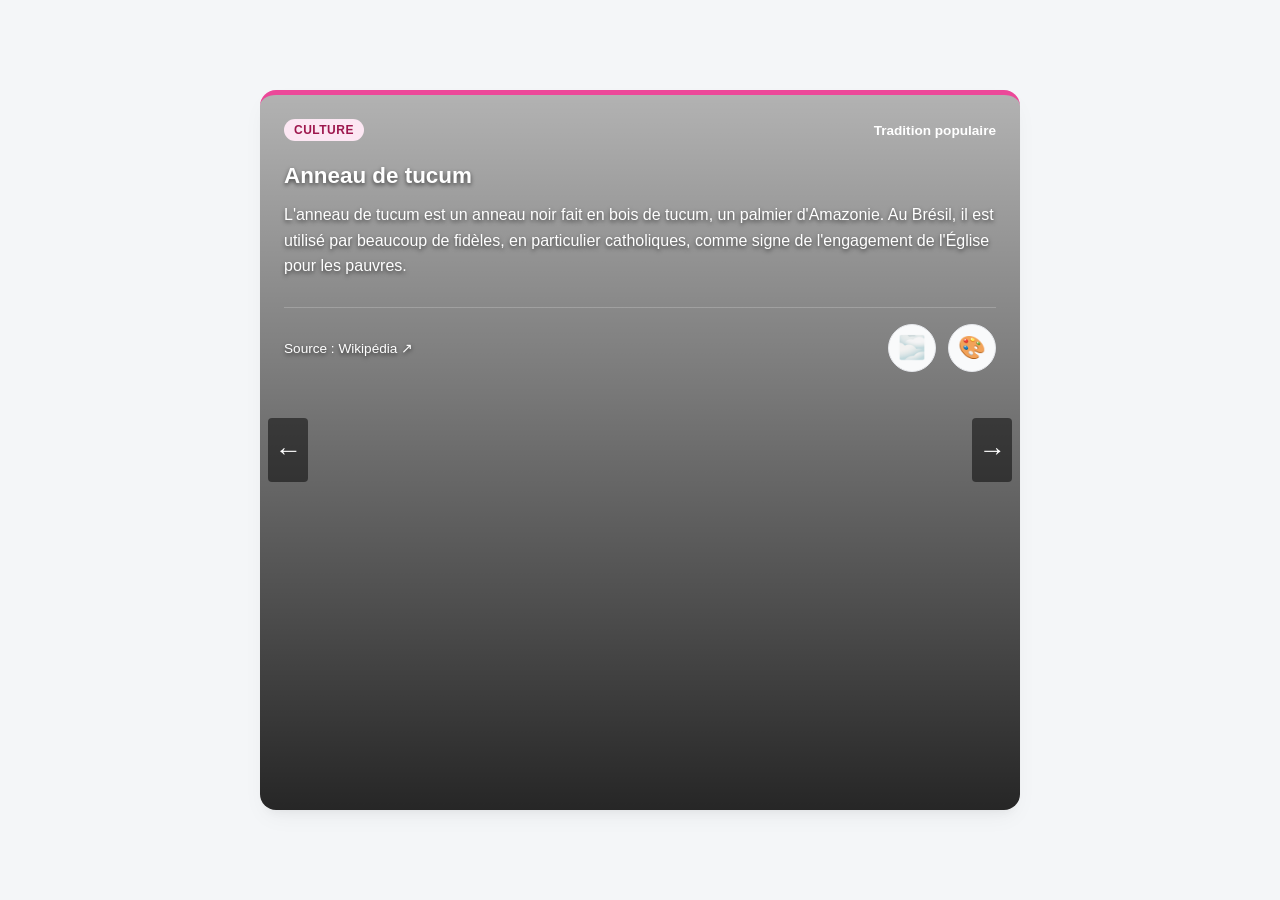
<file: index.html>
<!DOCTYPE html>
<html lang="fr">
<head>
  <meta charset="UTF-8">
  <meta name="viewport" content="width=device-width, initial-scale=1.0">
  <meta name="theme-color" content="#1f2937">
  <meta name="apple-mobile-web-app-capable" content="yes">
  <meta name="apple-mobile-web-app-status-bar-style" content="black-translucent">
  <title>Nosey</title>
  <link rel="stylesheet" href="style.css">
  <link rel="manifest" href="manifest.json">
  <link rel="icon" type="image/svg+xml" href="icons/icon-512.png">
  <link rel="apple-touch-icon" href="icons/icon-192.png">
</head>
<body>

  <main class="card" id="carte-container">
    <div class="header-app">
      <span class="app-name">Nosey</span>
      <span class="domaine" id="card-domaine">NATURE</span>
    </div>

    <h1 class="sujet" id="card-sujet">Chargement...</h1>
    <p class="texte" id="card-texte"></p>
    
    <div class="footer">
      <a href="#" id="card-source" target="_blank" rel="noopener noreferrer">Source</a>
      <div class="actions">
        <button id="btn-positif" class="emoji-btn" aria-label="J'aime"></button>
        <button id="btn-passer" class="emoji-btn" aria-label="Masquer"></button>
      </div>
    </div>
  </main>

  <script src="app.js"></script>
</body>
</html>
</file>
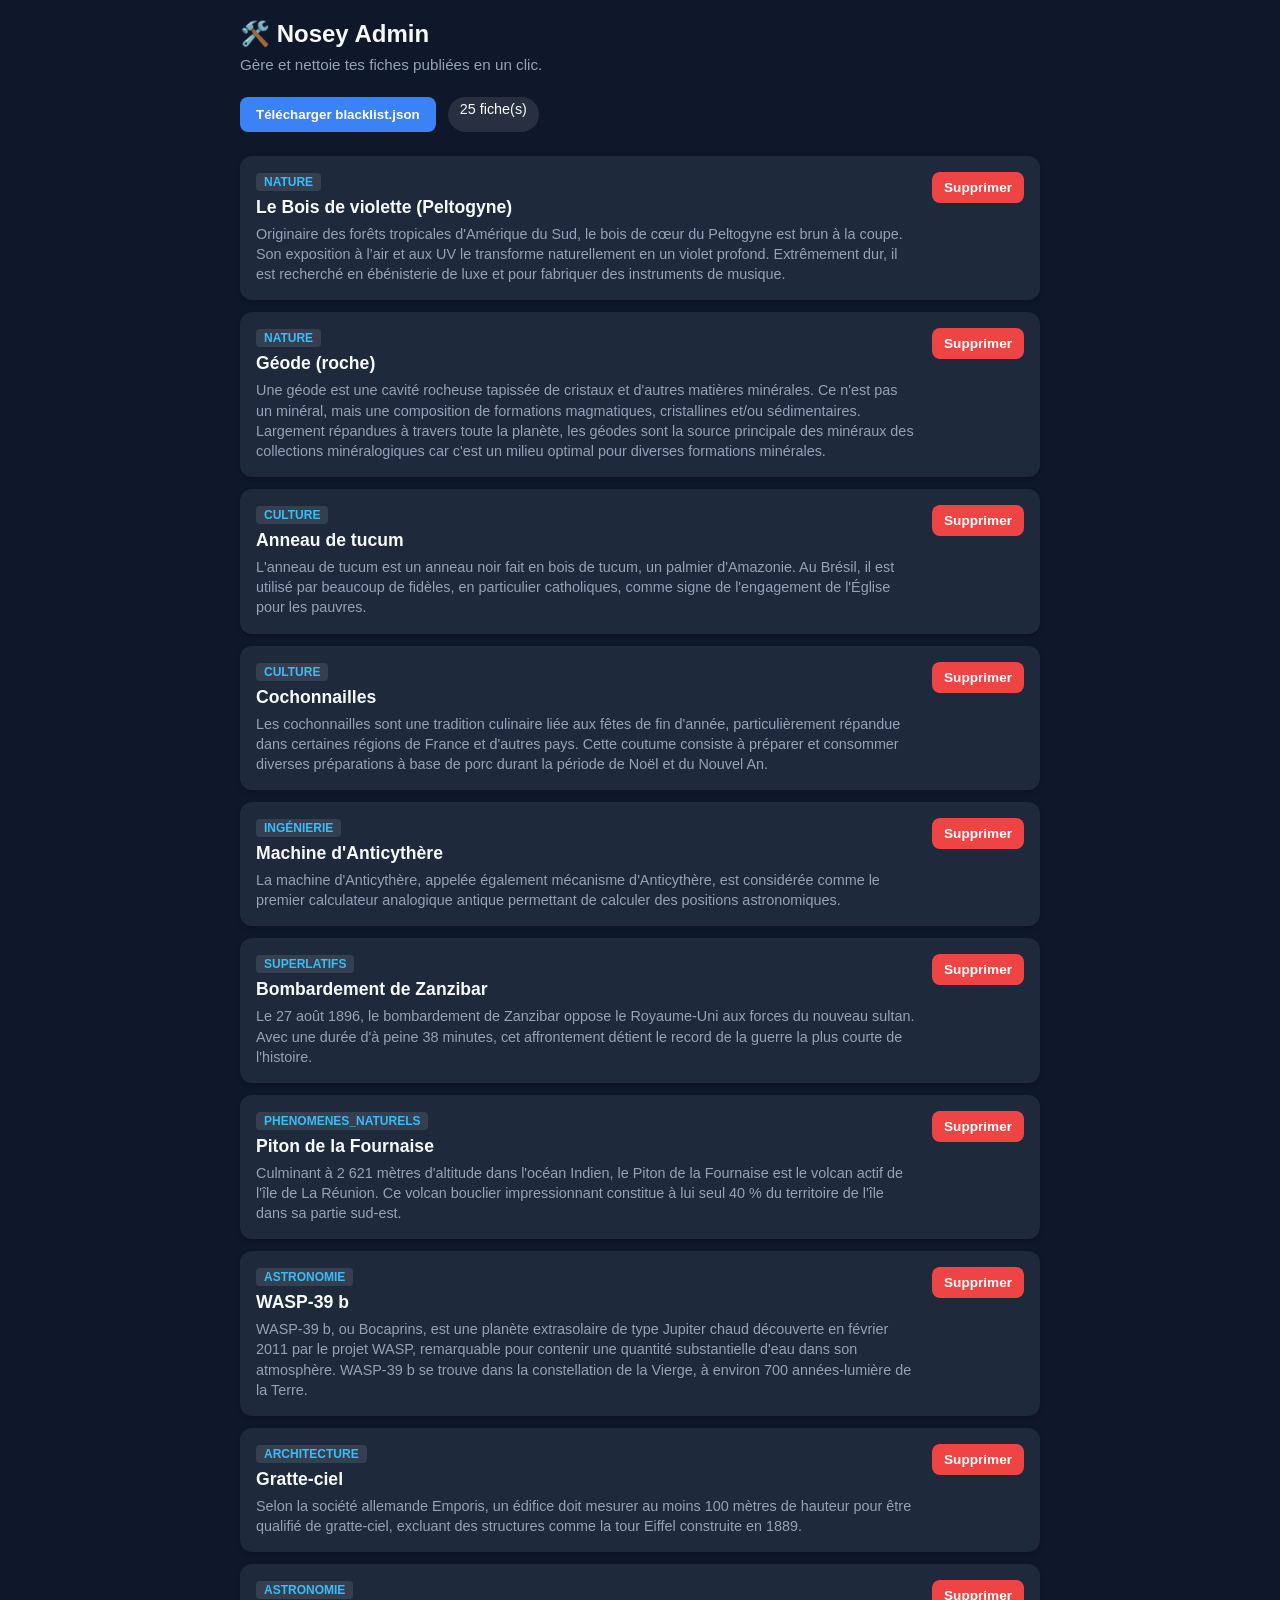
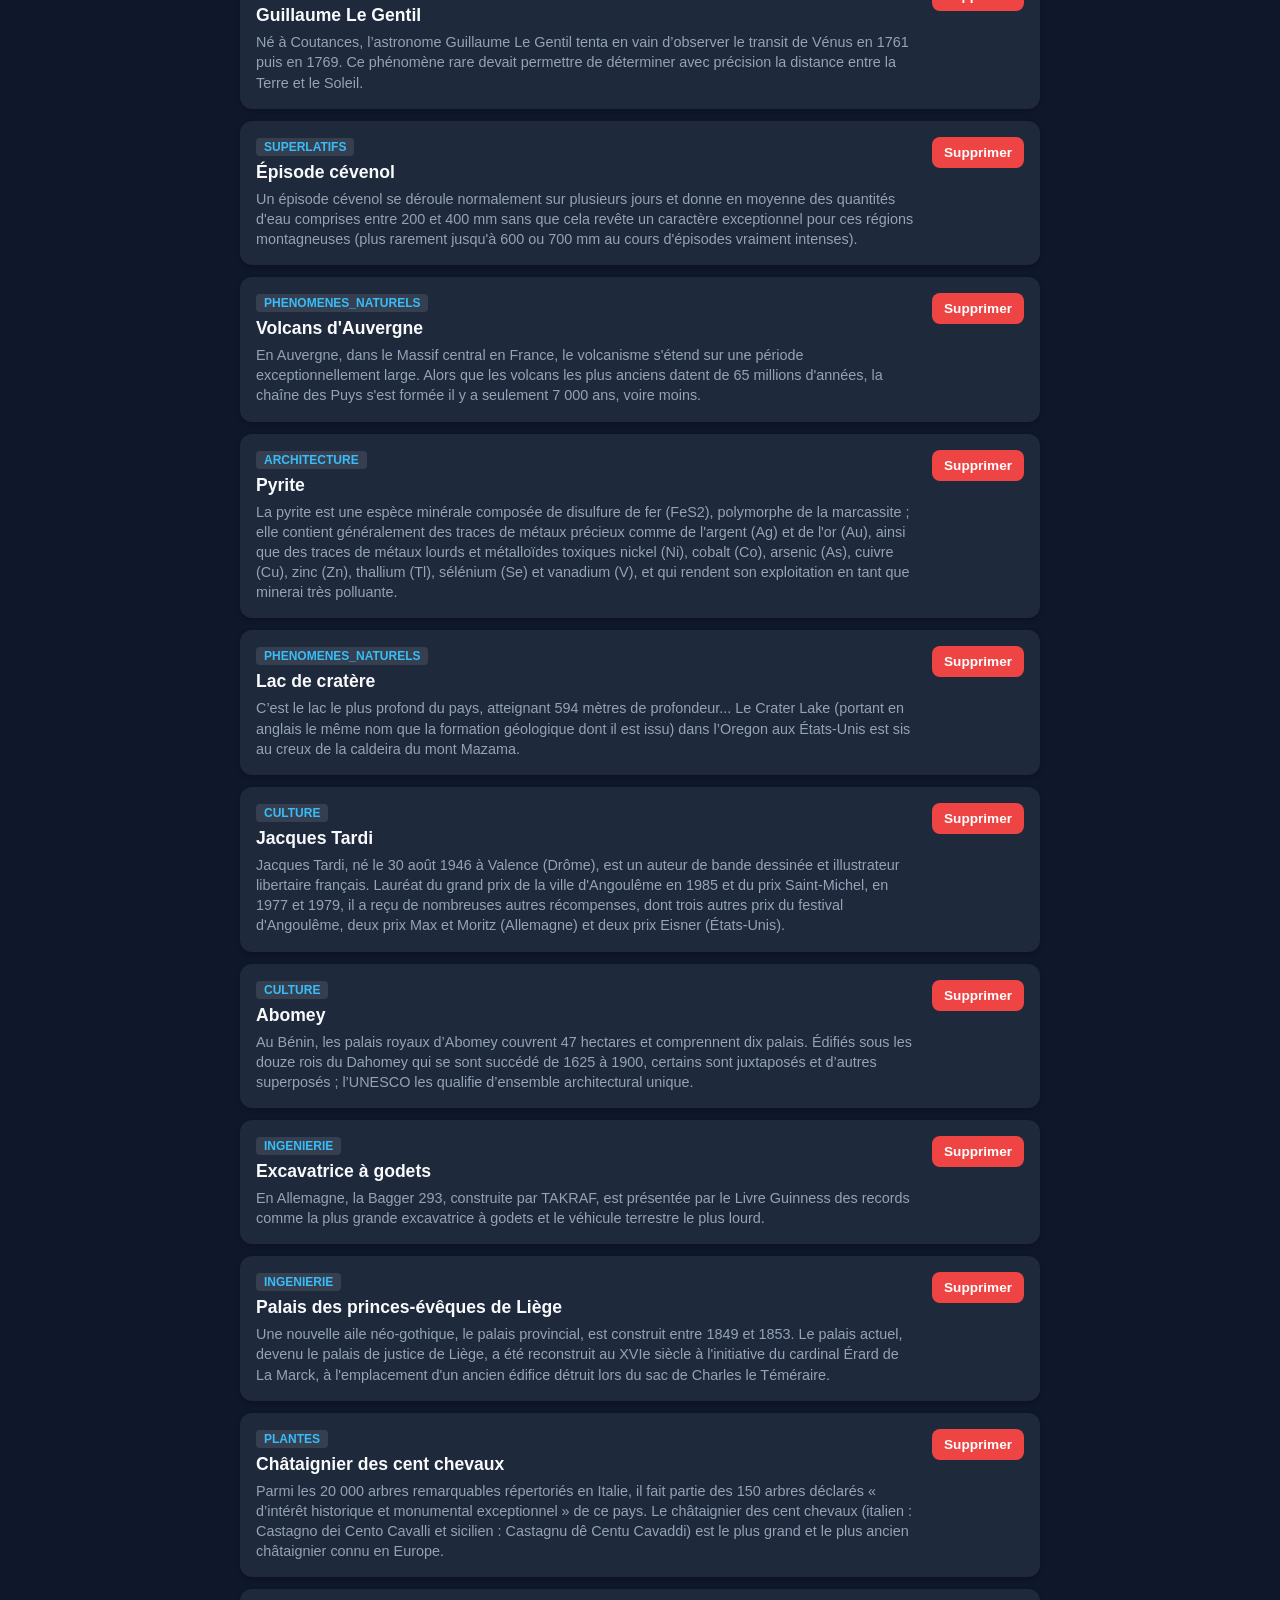
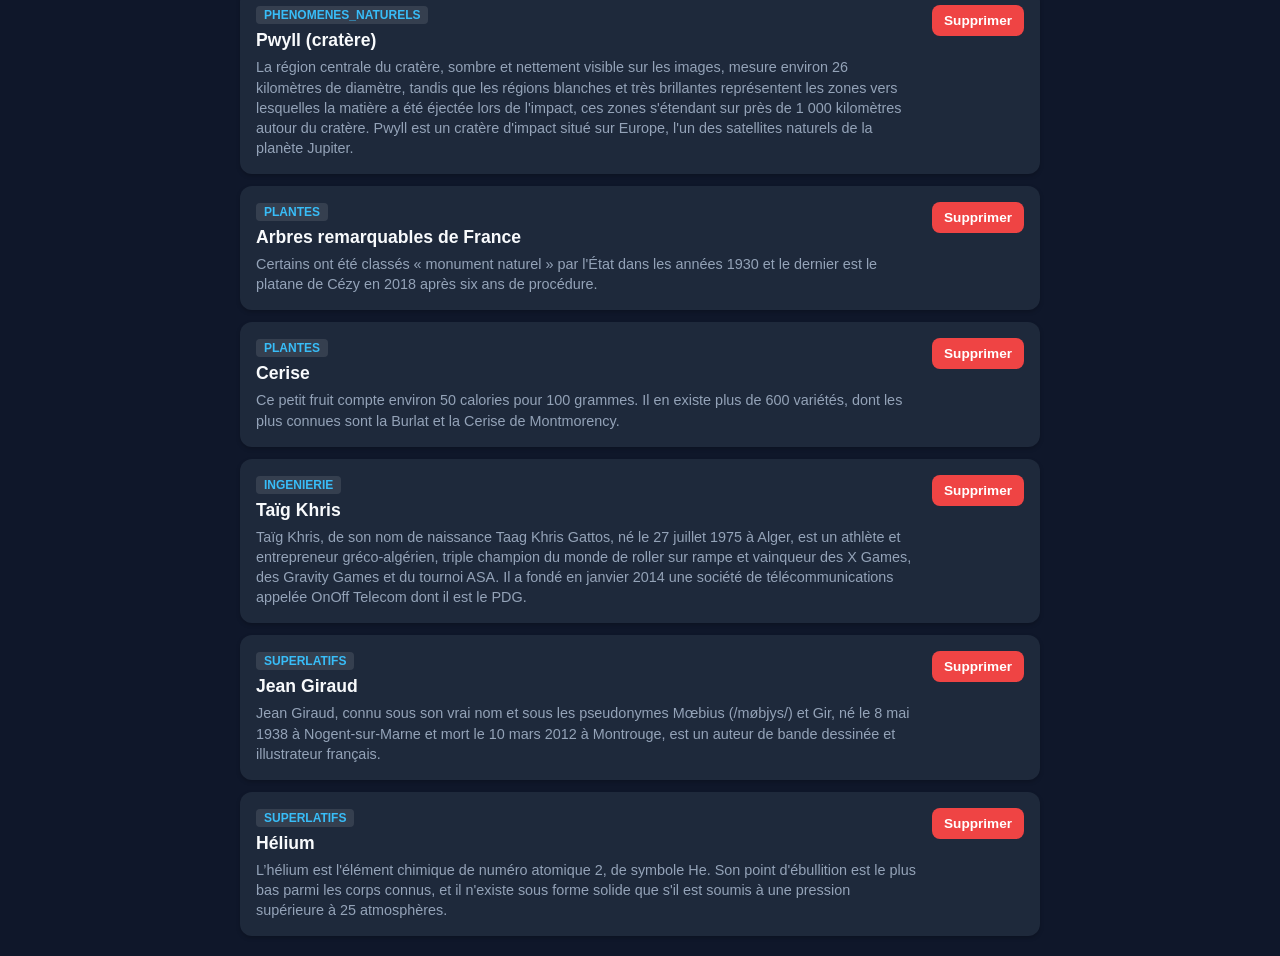
<file: admin.html>
<!DOCTYPE html>
<html lang="fr">
<head>
  <meta charset="UTF-8">
  <meta name="viewport" content="width=device-width, initial-scale=1.0">
  <title>Nosey — Administration</title>
  <style>
    :root {
      --bg: #0f172a;
      --card-bg: #1e293b;
      --text: #f8fafc;
      --text-muted: #94a3b8;
      --danger: #ef4444;
      --accent: #3b82f6;
    }
    body {
      font-family: -apple-system, BlinkMacSystemFont, "Segoe UI", Roboto, sans-serif;
      background-color: var(--bg);
      color: var(--text);
      margin: 0;
      padding: 20px;
      max-width: 800px;
      margin-left: auto;
      margin-right: auto;
    }
    header {
      margin-bottom: 24px;
    }
    h1 { margin: 0 0 8px 0; font-size: 1.5rem; }
    p { color: var(--text-muted); margin: 0; font-size: 0.95rem; }
    
    .actions-bar {
      display: flex;
      gap: 12px;
      margin-bottom: 24px;
      flex-wrap: wrap;
    }
    button {
      border: none;
      padding: 10px 16px;
      border-radius: 8px;
      font-weight: 600;
      cursor: pointer;
      transition: opacity 0.2s;
    }
    button:hover { opacity: 0.9; }
    .btn-export-blacklist { background-color: var(--accent); color: white; }
    .compteur {
      font-size: 0.9rem;
      background: rgba(255,255,255,0.1);
      padding: 4px 12px;
      border-radius: 20px;
    }

    .liste-fiches {
      display: flex;
      flex-direction: column;
      gap: 12px;
    }
    .fiche-item {
      background-color: var(--card-bg);
      padding: 16px;
      border-radius: 12px;
      display: flex;
      justify-content: space-between;
      align-items: flex-start;
      gap: 16px;
      box-shadow: 0 2px 4px rgba(0,0,0,0.2);
    }
    .fiche-info { flex: 1; }
    .badge {
      display: inline-block;
      font-size: 0.75rem;
      font-weight: 700;
      text-transform: uppercase;
      padding: 2px 8px;
      border-radius: 4px;
      background: rgba(255,255,255,0.1);
      color: #38bdf8;
      margin-bottom: 6px;
    }
    .fiche-titre { margin: 0 0 6px 0; font-size: 1.1rem; }
    .fiche-texte { margin: 0; color: var(--text-muted); font-size: 0.9rem; line-height: 1.4; }

    .btn-suppr {
      background-color: var(--danger);
      color: white;
      padding: 8px 12px;
      font-size: 0.85rem;
      white-space: nowrap;
    }
  </style>
</head>
<body>

  <header>
    <h1>🛠️ Nosey Admin</h1>
    <p>Gère et nettoie tes fiches publiées en un clic.</p>
  </header>

  <div class="actions-bar">
    <button class="btn-export-blacklist" onclick="telechargerJson('blacklist.json', blacklistGlobales)">Télécharger blacklist.json</button>
    <span class="compteur" id="compteur">0 fiche(s)</span>
  </div>

  <div class="liste-fiches" id="container-fiches">
    <p>Chargement des fiches...</p>
  </div>

  <script>
    let fichesGlobales = [];
    let blacklistGlobales = [];
    const CLE_BLACKLIST_SUJETS = 'nosey_blacklist_sujets';

    async function initialiser() {
      try {
        const resFiches = await fetch('data/fiches.json');
        fichesGlobales = await resFiches.json();

        try {
          const resBlacklist = await fetch('data/blacklist.json');
          blacklistGlobales = await resBlacklist.json();
        } catch (e) {
          blacklistGlobales = [];
        }

        try {
          const blacklistLocale = JSON.parse(localStorage.getItem(CLE_BLACKLIST_SUJETS) || '[]');
          blacklistGlobales = [...new Set([...blacklistGlobales, ...blacklistLocale])];
        } catch (e) {
          // La blacklist locale invalide est ignorée.
        }

        afficherFiches();
      } catch (err) {
        document.getElementById('container-fiches').innerHTML = '<p style="color:red;">Erreur de chargement des fiches.</p>';
      }
    }

    function afficherFiches() {
      const container = document.getElementById('container-fiches');
      document.getElementById('compteur').textContent = `${fichesGlobales.length} fiche(s)`;

      if (fichesGlobales.length === 0) {
        container.innerHTML = '<p>Aucune fiche présente dans fiches.json.</p>';
        return;
      }

      container.innerHTML = fichesGlobales.map((fiche, index) => `
        <div class="fiche-item">
          <div class="fiche-info">
            <span class="badge">${fiche.domaine || 'CURIOSITÉ'}</span>
            <h3 class="fiche-titre">${fiche.sujet}</h3>
            <p class="fiche-texte">${fiche.fait_texte}</p>
          </div>
          <button class="btn-suppr" onclick="supprimerFiche(${index})">Supprimer</button>
        </div>
      `).join('');
    }

    function supprimerFiche(index) {
      const sujet = fichesGlobales[index].sujet;
      if (confirm(`Supprimer définitivement la fiche "${sujet}" ?`)) {
        // Ajout à la blacklist si non présent
        const sujetClean = sujet.trim().toLowerCase();
        if (!blacklistGlobales.includes(sujetClean)) {
          blacklistGlobales.push(sujetClean);
        }
        localStorage.setItem(CLE_BLACKLIST_SUJETS, JSON.stringify(blacklistGlobales));

        fichesGlobales.splice(index, 1);
        afficherFiches();
      }
    }

    function telechargerJson(nomFichier, donnees) {
      const blob = new Blob([JSON.stringify(donnees, null, 2) + '\n'], { type: 'application/json' });
      const lien = document.createElement('a');
      lien.href = URL.createObjectURL(blob);
      lien.download = nomFichier;
      lien.click();
      URL.revokeObjectURL(lien.href);
    }

    initialiser();
  </script>
</body>
</html>
</file>
<file: style.css>
/* --- RESET & VARIABLES --- */
:root {
  --bg-color: #f4f6f8;
  --card-bg: #ffffff;
  --text-primary: #1f2937;
  --text-secondary: #6b7280;
  --border-radius: 16px;
  --shadow: 0 10px 25px -5px rgba(0, 0, 0, 0.05), 0 8px 10px -6px rgba(0, 0, 0, 0.05);

  /* Couleurs par domaine */
  --color-nature: #10b981;
  --color-sciences: #3b82f6;
  --color-histoire: #f59e0b;
  --color-culture: #ec4899;
  --color-ingenierie: #8b5cf6;
}

* {
  box-sizing: border-box;
  margin: 0;
  padding: 0;
}

body {
  font-family: -apple-system, BlinkMacSystemFont, "Segoe UI", Roboto, Helvetica, Arial, sans-serif;
  background-color: var(--bg-color);
  color: var(--text-primary);
  display: flex;
  justify-content: center;
  align-items: center;
  min-height: 100vh;
  padding: 16px;
}

/* --- CONTENEUR PRINCIPAL --- */
#app {
  width: 100%;
  max-width: 420px;
}

#carte-container {
  width: 100%;
}

.navigation-fiche {
  position: relative;
  width: 100%;
}

.fleche-navigation {
  position: absolute;
  z-index: 1;
  top: 50%;
  width: 40px;
  height: 64px;
  border: 0;
  border-radius: 4px;
  background: rgba(0, 0, 0, 0.5);
  color: #ffffff;
  font-size: 1.7rem;
  line-height: 1;
  cursor: pointer;
  transform: translateY(-50%);
  transition: background-color 0.2s ease, transform 0.2s ease;
}

.fleche-navigation:first-child {
  left: 8px;
}

.fleche-navigation:last-child {
  right: 8px;
}

.fleche-navigation:hover,
.fleche-navigation:focus-visible {
  background: rgba(0, 0, 0, 0.7);
  outline: 2px solid #ffffff;
  outline-offset: 2px;
  transform: translateY(-50%) scale(1.04);
}

.fleche-navigation:active {
  transform: translateY(-50%) scale(0.96);
}

/* --- CARTE --- */
.carte {
  background: var(--card-bg);
  border-radius: var(--border-radius);
  padding: 24px;
  box-shadow: var(--shadow);
  display: flex;
  flex-direction: column;
  gap: 20px;
  border-top: 5px solid var(--text-secondary);
  transition: transform 0.2s ease;
}

/* BORDURES COLORÉES PAR DOMAINE */
.carte[data-domaine="NATURE"] { border-top-color: var(--color-nature); }
.carte[data-domaine="SCIENCES"] { border-top-color: var(--color-sciences); }
.carte[data-domaine="HISTOIRE"] { border-top-color: var(--color-histoire); }
.carte[data-domaine="CULTURE"] { border-top-color: var(--color-culture); }
.carte[data-domaine="INGENIERIE"] { border-top-color: var(--color-ingenierie); }

/* --- HEADER & BADGES --- */
.carte-header {
  display: flex;
  justify-content: space-between;
  align-items: center;
  font-size: 0.85rem;
  font-weight: 600;
}

.badge-domaine {
  padding: 4px 10px;
  border-radius: 20px;
  text-transform: uppercase;
  letter-spacing: 0.5px;
  font-size: 0.75rem;
  background-color: #f3f4f6;
  color: var(--text-secondary);
}

.carte[data-domaine="NATURE"] .badge-domaine { background-color: #d1fae5; color: #065f46; }
.carte[data-domaine="SCIENCES"] .badge-domaine { background-color: #dbeafe; color: #1e40af; }
.carte[data-domaine="HISTOIRE"] .badge-domaine { background-color: #fef3c7; color: #92400e; }
.carte[data-domaine="CULTURE"] .badge-domaine { background-color: #fce7f3; color: #9d174d; }
.carte[data-domaine="INGENIERIE"] .badge-domaine { background-color: #ede9fe; color: #5b21b6; }

/* --- CONTENU --- */
.titre-sujet {
  font-size: 1.4rem;
  font-weight: 700;
  line-height: 1.3;
  margin-bottom: 12px;
}

.texte-fait {
  font-size: 1rem;
  line-height: 1.6;
  color: #374151;
}

/* --- FOOTER & BOUTONS --- */
.carte-footer {
  display: flex;
  justify-content: space-between;
  align-items: center;
  margin-top: 8px;
  padding-top: 16px;
  border-top: 1px solid #f3f4f6;
}

.lien-source {
  font-size: 0.85rem;
  color: var(--text-secondary);
  text-decoration: none;
  transition: color 0.2s;
}

.lien-source:hover {
  color: var(--text-primary);
}

.actions-emojis {
  display: flex;
  gap: 12px;
}

.btn-emoji {
  background: #f9fafb;
  border: 1px solid #e5e7eb;
  border-radius: 50%;
  width: 48px;
  height: 48px;
  font-size: 1.4rem;
  cursor: pointer;
  display: flex;
  justify-content: center;
  align-items: center;
  transition: all 0.2s ease;
}

.btn-emoji:hover {
  transform: scale(1.1);
  background: #ffffff;
  box-shadow: 0 4px 12px rgba(0, 0, 0, 0.1);
}

.btn-emoji:active {
  transform: scale(0.95);
}

/* --- ÉCRANS D'ERREUR --- */
.ecran-erreur {
  background: var(--card-bg);
  border-radius: var(--border-radius);
  padding: 32px 24px;
  text-align: center;
  box-shadow: var(--shadow);
}

.btn-reset {
  margin-top: 20px;
  background-color: var(--text-primary);
  color: #fff;
  border: none;
  padding: 10px 18px;
  border-radius: 8px;
  font-size: 0.85rem;
  cursor: pointer;
  transition: opacity 0.2s;
}

.btn-reset:hover {
  opacity: 0.9;
}

.carte.avec-image {
  background-size: cover;
  background-position: center;
  color: #ffffff;
}

.carte.avec-image .titre-sujet,
.carte.avec-image .texte-fait,
.carte.avec-image .lien-source {
  color: #ffffff;
  text-shadow: 0 2px 4px rgba(0, 0, 0, 0.6);
}

.carte.avec-image .carte-footer {
  border-top-color: rgba(255, 255, 255, 0.2);
}

/* --- ANIMATIONS DE CARTE --- */

/* Entrée fluide au chargement */
.carte, .ecran-erreur {
  animation: apparitionFiltre 0.4s cubic-bezier(0.16, 1, 0.3, 1) forwards;
}

@keyframes apparitionFiltre {
  from {
    opacity: 0;
    transform: translateY(16px) scale(0.98);
  }
  to {
    opacity: 1;
    transform: translateY(0) scale(1);
  }
}

/* Sortie fluide au clic sur un émoji */
.carte.carte-sortie {
  animation: disparitionCarte 0.35s cubic-bezier(0.4, 0, 1, 1) forwards;
  pointer-events: none; /* Empêche les clics multiples pendant l'animation */
}

@keyframes disparitionCarte {
  from {
    opacity: 1;
    transform: translateY(0) scale(1);
  }
  to {
    opacity: 0;
    transform: translateY(-24px) scale(0.95);
  }
}

@media (min-width: 768px) {
  #carte-container {
    max-width: 760px;
  }

  .navigation-fiche {
    max-width: 760px;
    margin: 0 auto;
  }

  .carte {
    min-height: min(720px, calc(100vh - 48px));
  }
}
</file>
